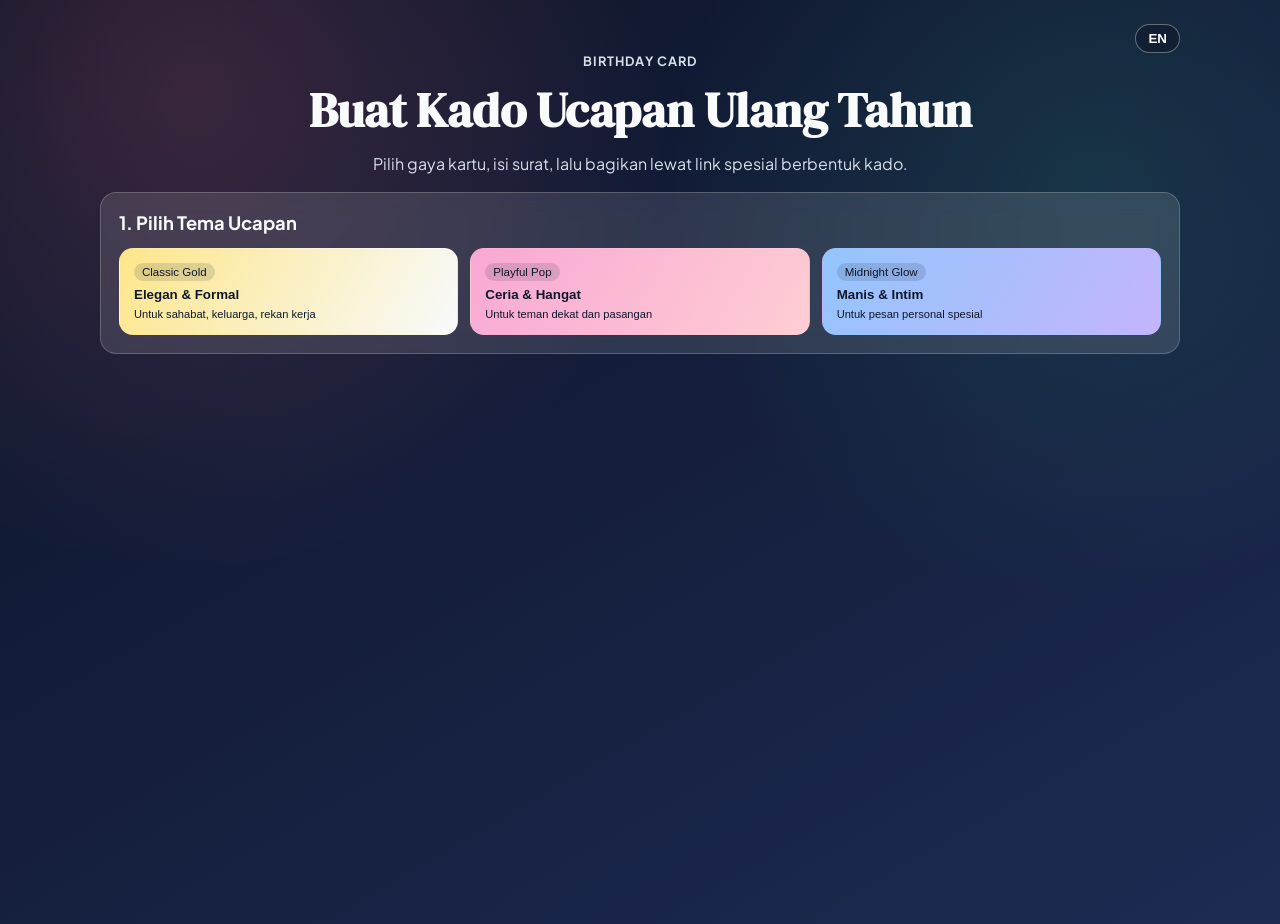
<file: index.html>
<!doctype html>
<html lang="id">
<head>
  <meta charset="UTF-8" />
  <meta name="viewport" content="width=device-width, initial-scale=1.0" />
  <title>Buat Kado Ucapan Ulang Tahun</title>
  <link rel="preconnect" href="https://fonts.googleapis.com" />
  <link rel="preconnect" href="https://fonts.gstatic.com" crossorigin />
  <link
    href="https://fonts.googleapis.com/css2?family=Plus+Jakarta+Sans:wght@400;500;700;800&family=DM+Serif+Display:ital@0;1&display=swap"
    rel="stylesheet"
  />
  <link rel="stylesheet" href="styles.css" />
</head>
<body>
  <main class="page">
    <header class="hero">
      <div class="top-actions">
        <button id="langToggle" class="lang-toggle" type="button">EN</button>
      </div>
      <p class="hero-kicker">Birthday Card</p>

      <h1>Buat Kado Ucapan Ulang Tahun</h1>
      <p>Pilih gaya kartu, isi surat, lalu bagikan lewat link spesial berbentuk kado.</p>
    </header>

    <section class="panel" id="templatePanel">
      <h2>1. Pilih Tema Ucapan</h2>
      <div class="template-grid">
        <button class="template-card" data-template="classic">
          <span class="badge">Classic Gold</span>
          <strong>Elegan & Formal</strong>
          <small>Untuk sahabat, keluarga, rekan kerja</small>
        </button>

        <button class="template-card" data-template="playful">
          <span class="badge">Playful Pop</span>
          <strong>Ceria & Hangat</strong>
          <small>Untuk teman dekat dan pasangan</small>
        </button>

        <button class="template-card" data-template="night">
          <span class="badge">Midnight Glow</span>
          <strong>Manis & Intim</strong>
          <small>Untuk pesan personal spesial</small>
        </button>
      </div>
    </section>

    <section class="panel hidden" id="formPanel">
      <h2>2. Isi Data Ucapan</h2>
      <form id="wishForm" class="wish-form">
        <label>
          Nama Pengirim
          <input id="sender" type="text" required />
        </label>

        <label>
          Nama Penerima
          <input id="receiver" type="text" required />
        </label>

        <label>
          Isi Surat
          <textarea id="message" rows="5" required></textarea>
        </label>

        <label>
          URL Foto/GIF (opsional)
          <input id="mediaUrl" type="text" inputmode="url" />
        </label>

        <button id="generateLinkBtn" type="submit" class="primary-btn">Buat Link Ucapan</button>
      </form>
    </section>

    <section class="panel hidden" id="resultPanel">
      <h2>3. Bagikan Ucapan</h2>
      <p class="result-text">Link ucapanmu sudah siap. Klik kado untuk menyalin link.</p>

      <button id="giftButton" class="gift" aria-label="Salin link ucapan">
        <span class="gift-lid">
          <span class="gift-bow"></span>
        </span>
        <span class="gift-ribbon-v"></span>
        <span class="gift-ribbon-h"></span>
        <span class="gift-box"></span>
        <span class="gift-label">Klik Kado</span>
      </button>

      <div class="link-box">
        <input id="shareLink" type="hidden" />
        <button id="copyBtn" type="button">Salin</button>
      </div>

      <img id="previewMedia" class="media-preview hidden" alt="Preview media ucapan" loading="lazy" decoding="async" />
      <p id="mediaStatus" class="media-status"></p>
      <article class="preview" id="previewCard"></article>
      <p id="copyStatus" class="copy-status"></p>
    </section>
  </main>

  <script src="script.js"></script>
</body>
</html>
</file>
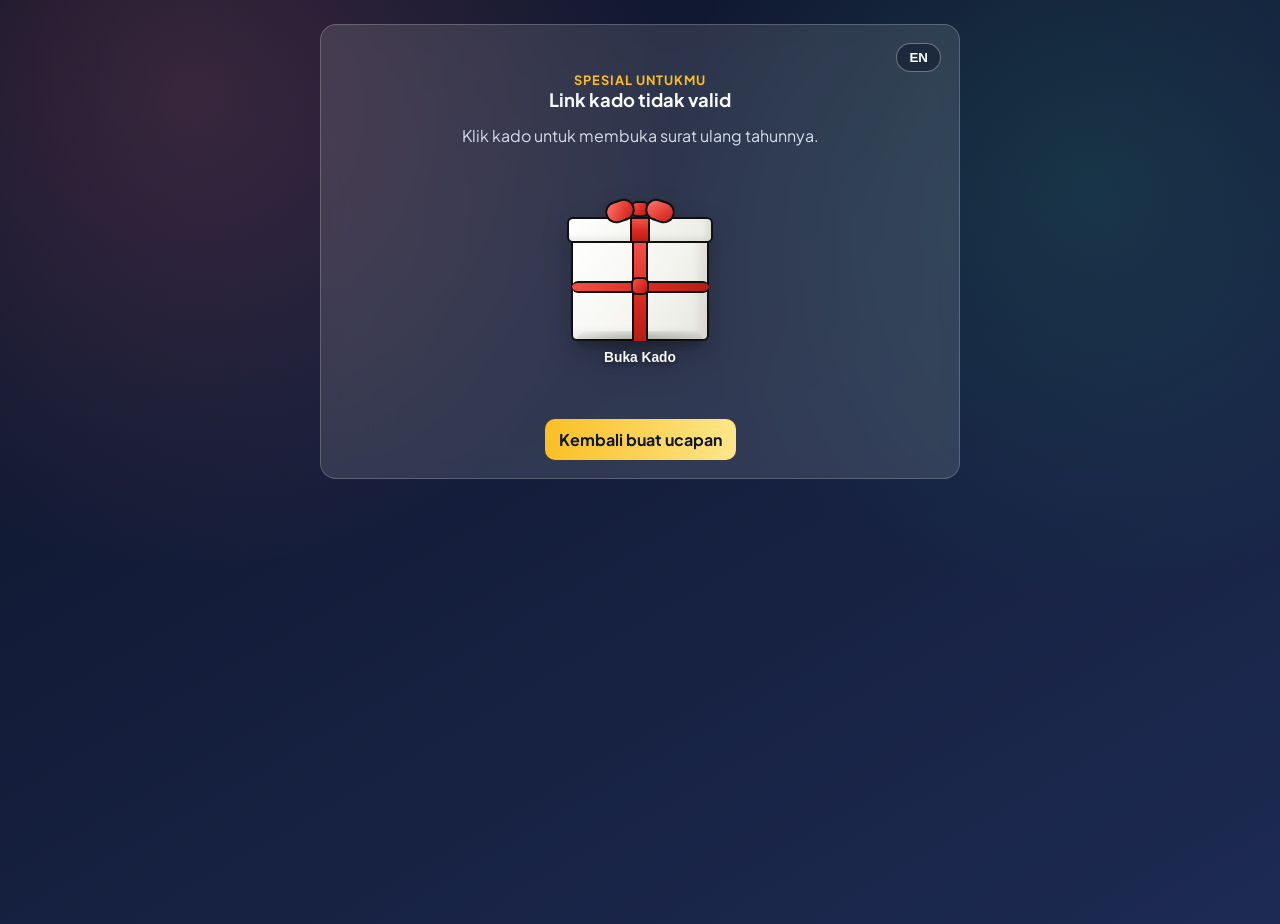
<file: receiver.html>
﻿<!doctype html>
<html lang="id">
<head>
  <meta charset="UTF-8" />
  <meta name="viewport" content="width=device-width, initial-scale=1.0" />
  <title>Kado Ucapan Untukmu</title>
  <link rel="preconnect" href="https://fonts.googleapis.com" />
  <link rel="preconnect" href="https://fonts.gstatic.com" crossorigin />
  <link
    href="https://fonts.googleapis.com/css2?family=Plus+Jakarta+Sans:wght@400;500;700;800&family=DM+Serif+Display:ital@0;1&display=swap"
    rel="stylesheet"
  />
  <link rel="stylesheet" href="styles.css" />
</head>
<body>
  <main class="page">
    <section class="panel receiver" id="receiverPanel">
      <div class="top-actions">
        <button id="langToggle" class="lang-toggle" type="button">EN</button>
      </div>

      <p class="hero-kicker">Spesial Untukmu</p>
      <h2 id="receiverTitle">Kamu Menerima Kado Ucapan</h2>
      <p class="result-text">Klik kado untuk membuka surat ulang tahunnya.</p>

      <button id="openGiftBtn" class="gift" aria-label="Buka kado">
        <span class="gift-lid">
          <span class="gift-bow"></span>
        </span>
        <span class="gift-ribbon-v"></span>
        <span class="gift-ribbon-h"></span>
        <span class="gift-box"></span>
        <span class="gift-label">Buka Kado</span>
      </button>

      <img id="receiverMedia" class="media-preview hidden" alt="Media ucapan" loading="lazy" decoding="async" />
      <p id="receiverMediaStatus" class="media-status"></p>
      <section class="receiver-note hidden" id="receiverNote">
        <p class="receiver-note-kicker" id="receiverNoteKicker">Catatan Ulang Tahun</p>
        <h3 id="receiverNoteTitle">Sebuah pesan spesial untukmu</h3>
        <article class="preview" id="receiverCard"></article>
      </section>
      <a class="back-link" href="index.html">Kembali buat ucapan</a>
    </section>
  </main>

  <script src="receiver.js"></script>
</body>
</html>
</file>
<file: styles.css>
﻿@import url("./styles-base.css");
@import url("./styles-gift.css");
@import url("./styles-extras.css");
</file>
